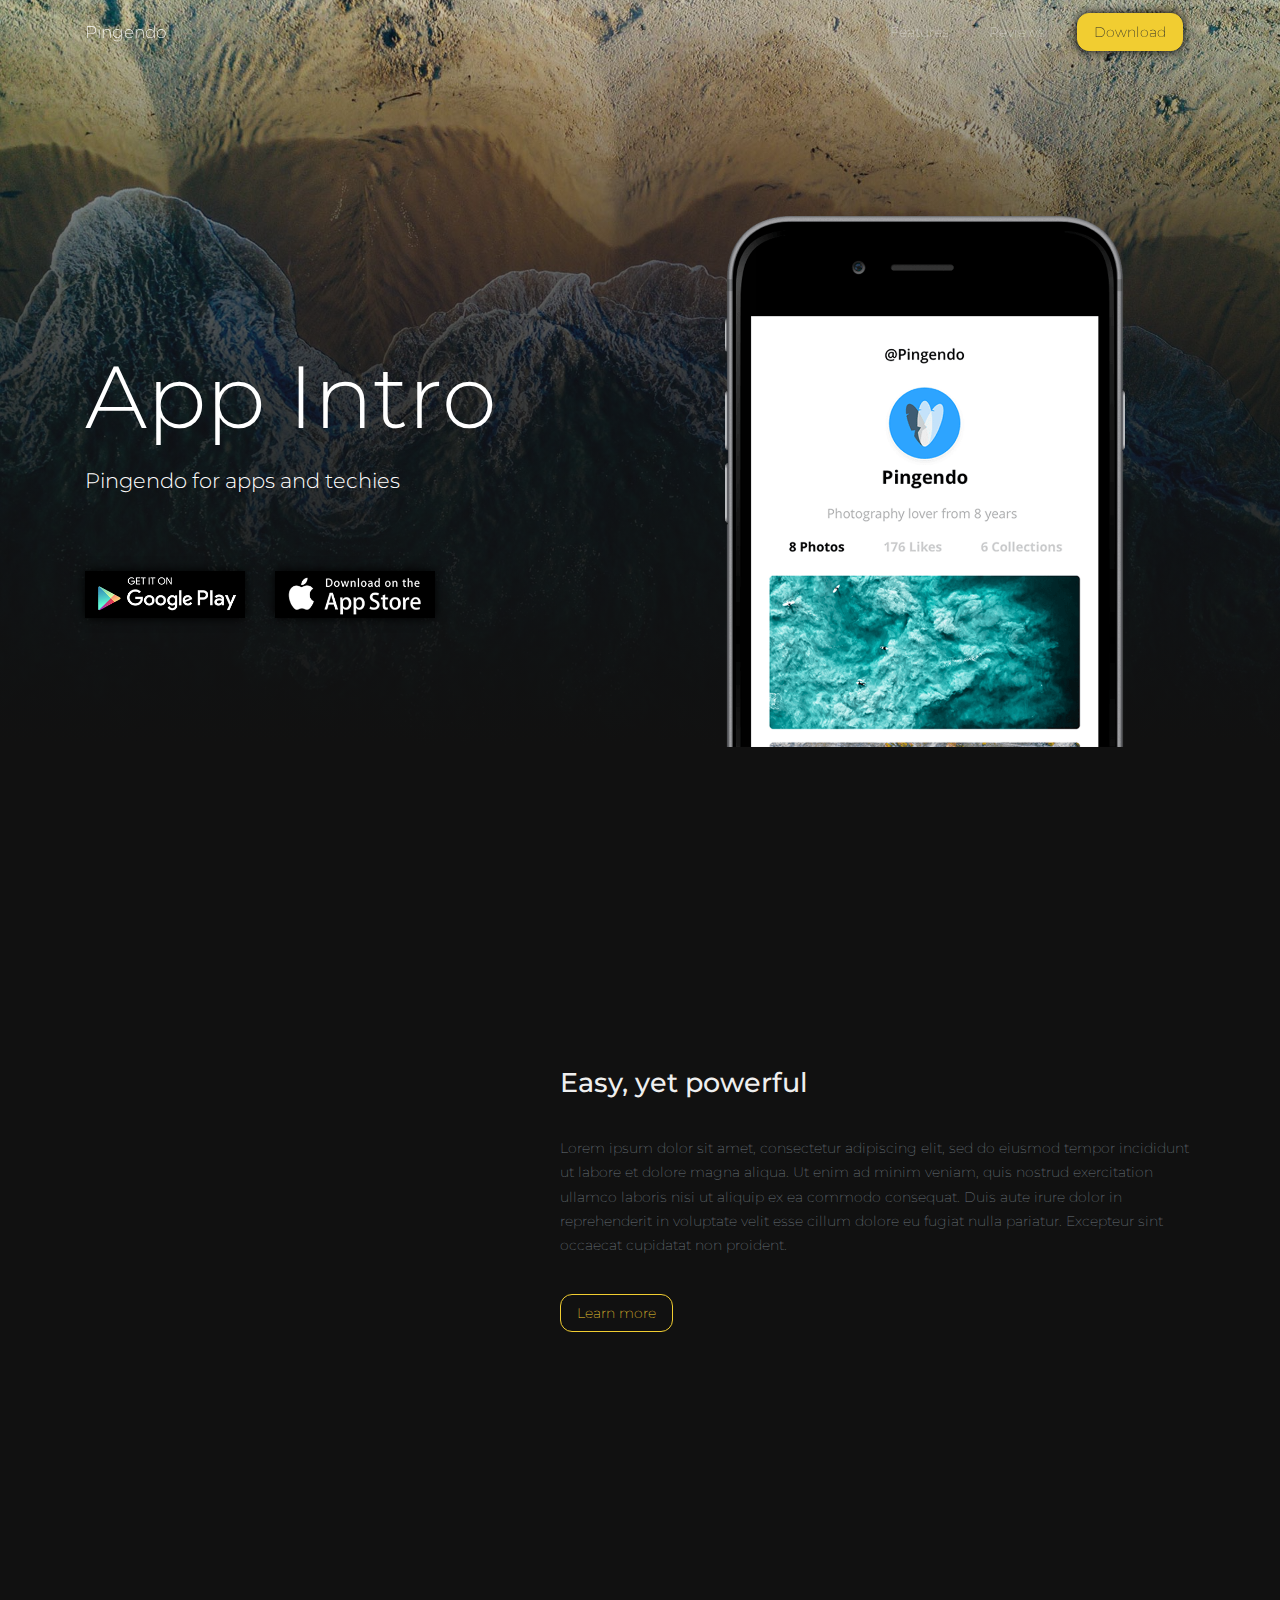
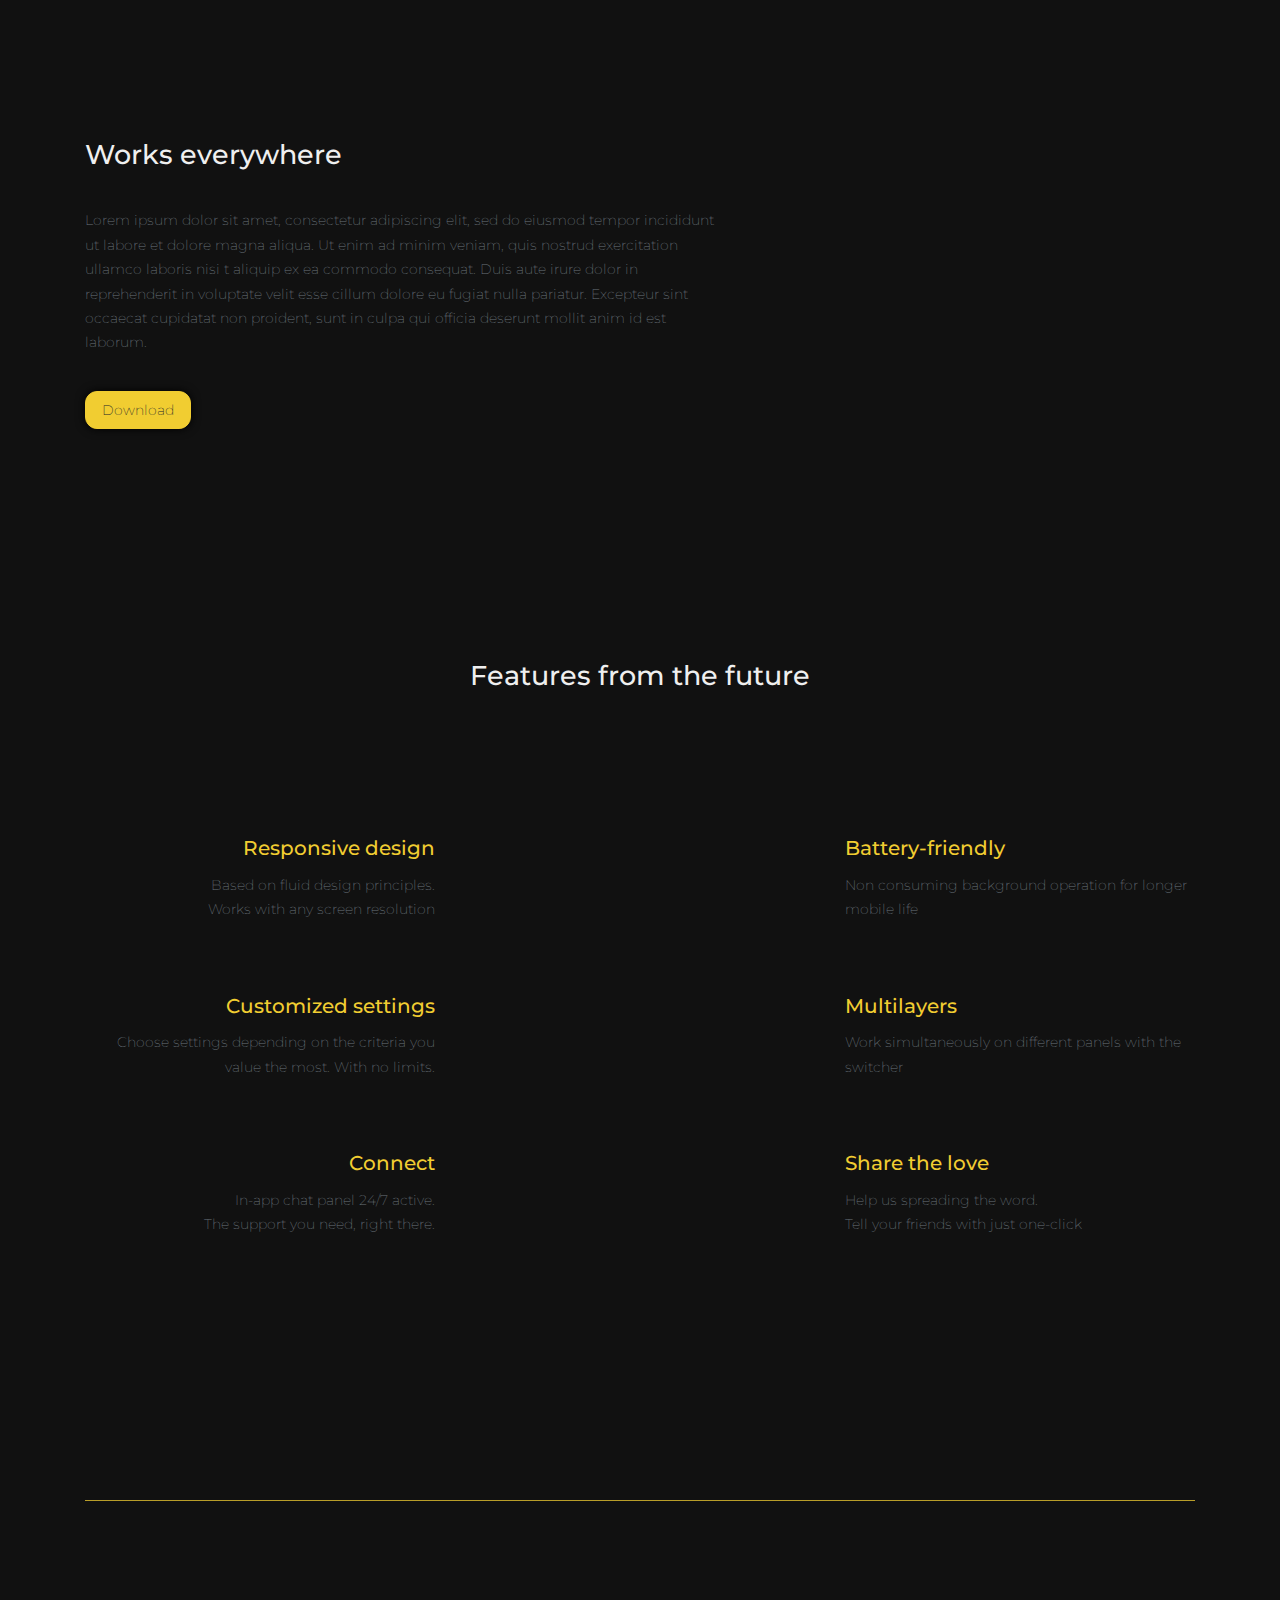
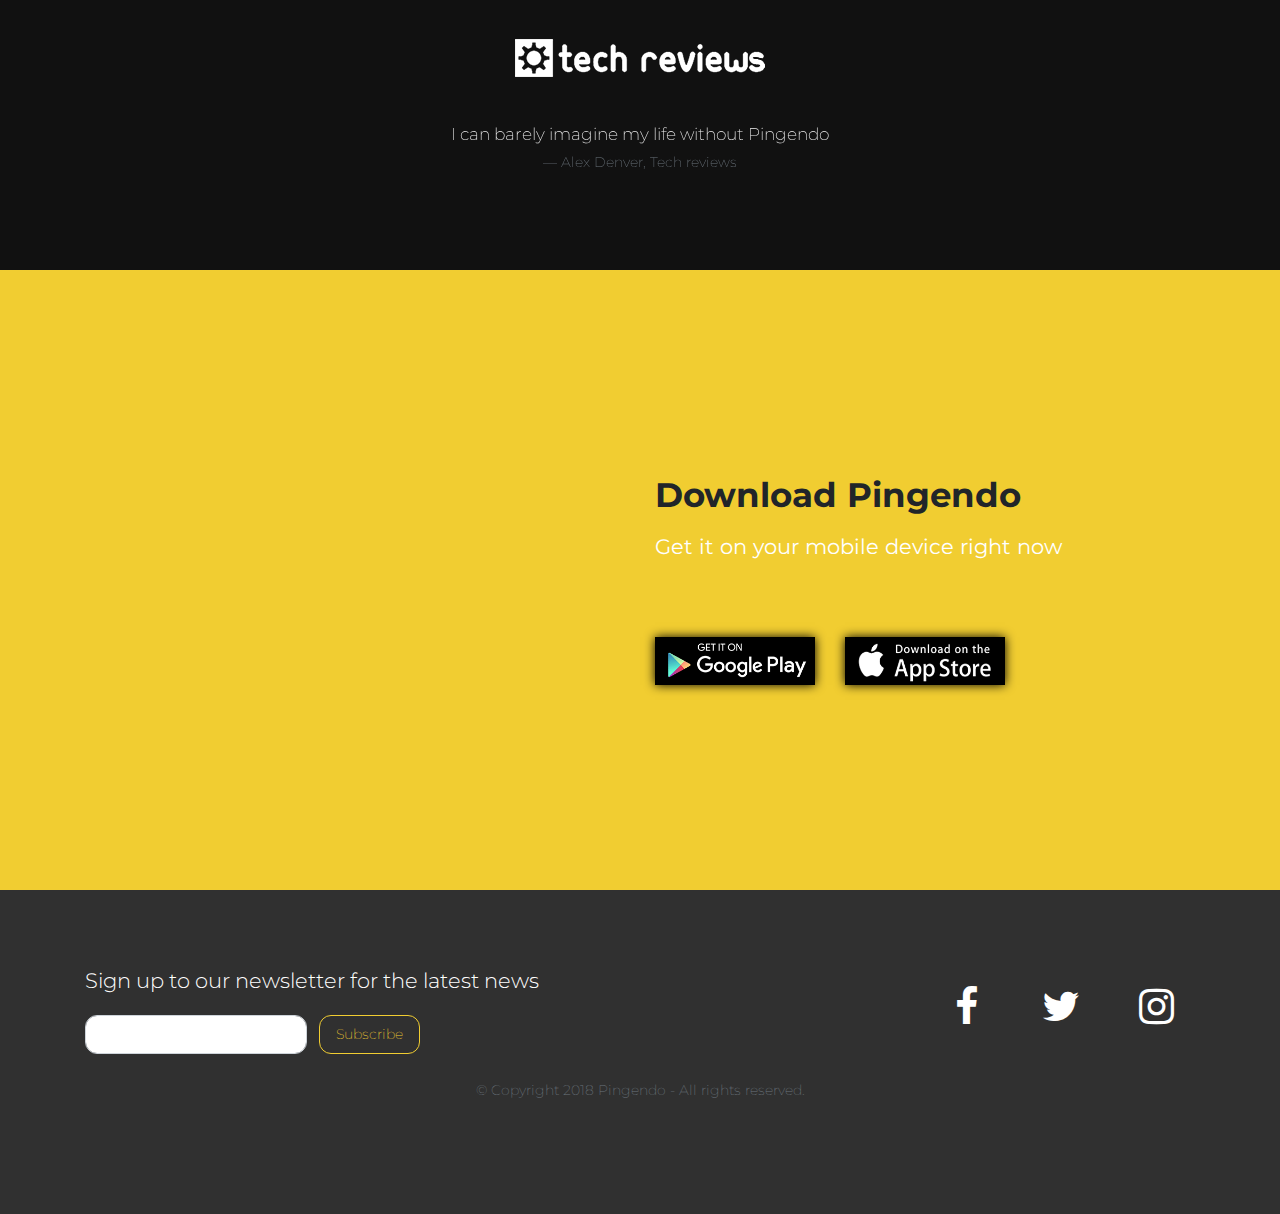
<file: app.html>
<!DOCTYPE html>
<html>

<head>
  <meta charset="utf-8">
  <meta name="viewport" content="width=device-width, initial-scale=1">
  <!-- PAGE settings -->
  <link rel="icon" href="https://templates.pingendo.com/assets/Pingendo_favicon.ico">
  <title>App Neon - Pingendo template</title>
  <meta name="description" content="Free Bootstrap 4 Pingendo Neon template made for app and softwares.">
  <meta name="keywords" content="Pingendo app neon free template bootstrap 4">
  <!-- CSS dependencies -->
  <link rel="stylesheet" href="https://cdnjs.cloudflare.com/ajax/libs/font-awesome/4.7.0/css/font-awesome.min.css" type="text/css">
  <link rel="stylesheet" href="neon.css">
  <!-- Script: Make my navbar transparent when the document is scrolled to top -->
  <script src="js/navbar-ontop.js"></script>
  <!-- Script: Animated entrance -->
  <script src="js/animate-in.js"></script>
</head>

<body>
  <!-- Navbar -->
  <nav class="navbar navbar-expand-md navbar-dark fixed-top bg-dark">
    <div class="container">
      <a class="navbar-brand" href="#">Pingendo</a>
      <button class="navbar-toggler navbar-toggler-right" type="button" data-toggle="collapse" data-target="#navbar2SupportedContent" aria-controls="navbar2SupportedContent" aria-expanded="false" aria-label="Toggle navigation"> <span class="navbar-toggler-icon"></span> </button>
      <div class="collapse navbar-collapse text-center justify-content-end" id="navbar2SupportedContent">
        <ul class="navbar-nav">
          <li class="nav-item mx-2">
            <a class="nav-link" href="#features">Features</a>
          </li>
          <li class="nav-item mx-2">
            <a class="nav-link" href="#reviews">Reviews</a>
          </li>
        </ul>
        <a class="btn navbar-btn mx-2 btn-primary shadowed" href="#download">Download</a>
      </div>
    </div>
  </nav>
  <!-- Cover -->
  <div class="section-fade-out pt-5" style="background-image: url(&quot;assets/app/cover.jpg&quot;); background-position: bottom;">
    <div class="container mt-5 pt-5">
      <div class="row">
        <div class="col-md-6 my-5 text-lg-left text-center align-self-center">
          <h1 class="display-2">App Intro</h1>
          <p class="lead">Pingendo for apps and techies</p>
          <div class="row mt-5">
            <div class="col-6 col-lg-4">
              <a href="#">
                <img class="center-block img-fluid d-block shadowed" src="assets/app/download_android.png"> </a>
            </div>
            <div class="col-6 col-lg-4">
              <a href="#">
                <img class="center-block img-fluid d-block shadowed" src="assets/app/download_ios.png"> </a>
            </div>
          </div>
        </div>
        <div class="col-lg-6">
          <img class="img-fluid d-block mx-auto" src="assets/app/iphone_cover_dark.png" width="400"> </div>
      </div>
    </div>
  </div>
  <!-- Article style section -->
  <div class="py-5">
    <div class="container">
      <div class="row py-5">
        <div class="col-md-5 order-2 order-md-1 animate-in-left">
          <img class="img-fluid d-block my-3 mx-auto" src="assets/app/iphone_side_dark.png" width="200"> </div>
        <div class="col-md-7 align-self-center order-1 order-md-2 my-3 text-md-left text-center">
          <h2>Easy, yet powerful</h2>
          <p class="my-4 text-muted">Lorem ipsum dolor sit amet, consectetur adipiscing elit, sed do eiusmod tempor incididunt ut labore et dolore magna aliqua. Ut enim ad minim veniam, quis nostrud exercitation ullamco laboris nisi ut aliquip ex ea commodo consequat. Duis aute irure dolor in reprehenderit in voluptate velit esse cillum dolore eu fugiat nulla pariatur. Excepteur sint occaecat cupidatat non proident.</p>
          <a class="btn btn-outline-primary" href="#features">Learn more</a>
        </div>
      </div>
      <div class="row pt-5">
        <div class="align-self-center col-lg-7 text-md-left text-center">
          <h2>Works everywhere</h2>
          <p class="my-4 text-muted">Lorem ipsum dolor sit amet, consectetur adipiscing elit, sed do eiusmod tempor incididunt ut labore et dolore magna aliqua. Ut enim ad minim veniam, quis nostrud exercitation ullamco laboris nisi t aliquip ex ea commodo consequat. Duis aute irure dolor in reprehenderit in voluptate velit esse cillum dolore eu fugiat nulla pariatur. Excepteur sint occaecat cupidatat non proident, sunt in culpa qui officia deserunt mollit anim id est laborum.</p>
          <a class="btn btn-primary shadowed" href="#download">Download</a>
        </div>
        <div class="align-self-center mt-5 col-lg-5 animate-in-right">
          <img class="img-fluid d-block" src="assets/app/iphone_ipad_dark.png"> </div>
      </div>
    </div>
  </div>
  <!-- Features -->
  <div class="py-5" id="features">
    <div class="container">
      <div class="row">
        <div class="col-12 text-center">
          <h2 class="pb-4">Features from the future</h2>
        </div>
      </div>
      <div class="row">
        <div class="align-self-center text-md-right text-center col-lg-4 col-md-6">
          <h4 class="text-primary">Responsive design</h4>
          <p class="mb-5 text-muted">Based on fluid design principles. <br>Works with any screen resolution</p>
          <h4 class="text-primary">Customized settings</h4>
          <p class="mb-5 text-muted">Choose settings depending on the criteria you value the most. With no limits.</p>
          <h4 class="text-primary">Connect</h4>
          <p class="mb-5 text-muted">In-app chat panel 24/7 active. <br>The support you need, right there.</p>
        </div>
        <div class="my-3 col-md-4 d-none d-lg-block animate-in-down">
          <img class="img-fluid d-block mx-auto" src="assets/app/iphone_features_dark.png" width="300"> </div>
        <div class="align-self-center text-md-left text-center col-lg-4 col-md-6">
          <h4 class="text-primary">Battery-friendly</h4>
          <p class="mb-5 text-muted">Non consuming background operation for longer mobile life</p>
          <h4 class="text-primary">Multilayers</h4>
          <p class="mb-5 text-muted">Work simultaneously on different panels with the switcher</p>
          <h4 class="text-primary">Share the love</h4>
          <p class="mb-5 text-muted">Help us spreading the word. <br>Tell your friends with just one-click</p>
        </div>
      </div>
    </div>
  </div>
  <!-- Features -->
  <!-- Carousel reviews -->
  <div class="pb-5 section text-center" id="reviews">
    <div class="container">
      <hr>
      <div class="row pt-5">
        <div class="col-12">
          <div id="carousel" class="carousel slide" data-ride="carousel" data-interval="5000">
            <div class="carousel-inner" role="listbox">
              <div class="carousel-item active">
                <img src="assets/app/reviews_logo_1_dark.png" class="img-block mx-auto my-3 d-block" width="250" data-holder-rendered="true">
                <div class="blockquote ">
                  <p class="m-0">I can barely imagine my life without Pingendo</p>
                  <div class="blockquote-footer">Alex Denver, Tech reviews</div>
                </div>
              </div>
              <div class="carousel-item">
                <img src="assets/app/reviews_logo_2_dark.png" class="img-fluid my-3 mx-auto d-block" data-holder-rendered="true">
                <div class="blockquote ">
                  <p class="m-0">Pingendo sets a new standard for apps.</p>
                  <div class="blockquote-footer">Sarah Krichko, APPetizer</div>
                </div>
              </div>
              <div class="carousel-item">
                <img src="assets/app/reviews_logo_3_dark.png" class="img-fluid my-3 mx-auto d-block" data-holder-rendered="true">
                <div class="blockquote ">
                  <p class="m-0">Amazing, unique, essential and priceless</p>
                  <div class="blockquote-footer">Monica Lay, News apps</div>
                </div>
              </div>
            </div>
          </div>
        </div>
      </div>
    </div>
  </div>
  <!-- Call to action -->
  <div class="py-5 bg-primary" id="download">
    <div class="container">
      <div class="row">
        <div class="col-md-6 animate-in-left">
          <img class="img-fluid d-block my-4 animate-slide-in" src="assets/app/iphone_isometric_dark.png"> </div>
        <div class="col-md-6 align-self-center text-center text-md-left">
          <h1><b>Download Pingendo</b></h1>
          <p class="lead text-dark"><b class="text-white">Get it on your mobile device right now</b></p>
          <div class="row mt-5">
            <div class="col-6 col-lg-4">
              <a href="#">
                <img class="center-block img-fluid d-block shadowed" src="assets/app/download_android.png"> </a>
            </div>
            <div class="col-6 col-lg-4">
              <a href="#">
                <img class="center-block img-fluid d-block shadowed" src="assets/app/download_ios.png"> </a>
            </div>
          </div>
        </div>
      </div>
    </div>
  </div>
  <!-- Footer -->
  <div class="py-5 bg-dark">
    <div class="container">
      <div class="row">
        <div class="col-md-9">
          <p class="lead">Sign up to our newsletter for the latest news</p>
          <form class="form-inline">
            <div class="form-group">
              <input type="email" class="form-control" placeholder="Your e-mail here"> </div>
            <button type="submit" class="btn ml-2 btn-outline-primary">Subscribe</button>
          </form>
        </div>
        <div class="col-4 col-md-1 align-self-center my-3">
          <a href="https://www.facebook.com" target="blank"><i class="fa fa-fw fa-facebook fa-3x text-white"></i></a>
        </div>
        <div class="col-4 col-md-1 align-self-center my-3">
          <a href="https://twitter.com" target="blank"><i class="fa fa-fw fa-twitter fa-3x text-white"></i></a>
        </div>
        <div class="col-4 col-md-1 align-self-center my-3">
          <a href="https://www.instagram.com" target="blank"><i class="fa fa-fw fa-instagram fa-3x text-white"></i></a>
        </div>
      </div>
      <div class="row">
        <div class="col-12 my-3 text-center">
          <p class="text-muted">© Copyright 2018 Pingendo - All rights reserved.</p>
        </div>
      </div>
    </div>
  </div>
  <!-- JavaScript dependencies -->
  <script src="https://code.jquery.com/jquery-3.3.1.min.js"></script>
  <script src="https://cdnjs.cloudflare.com/ajax/libs/popper.js/1.14.3/umd/popper.min.js" integrity="sha384-ZMP7rVo3mIykV+2+9J3UJ46jBk0WLaUAdn689aCwoqbBJiSnjAK/l8WvCWPIPm49" crossorigin="anonymous"></script>
  <script src="https://stackpath.bootstrapcdn.com/bootstrap/4.1.3/js/bootstrap.min.js" integrity="sha384-ChfqqxuZUCnJSK3+MXmPNIyE6ZbWh2IMqE241rYiqJxyMiZ6OW/JmZQ5stwEULTy" crossorigin="anonymous"></script>
  <!-- Script: Smooth scrolling between anchors in the same page -->
  <script src="js/smooth-scroll.js"></script>
</body>

</html>
</file>
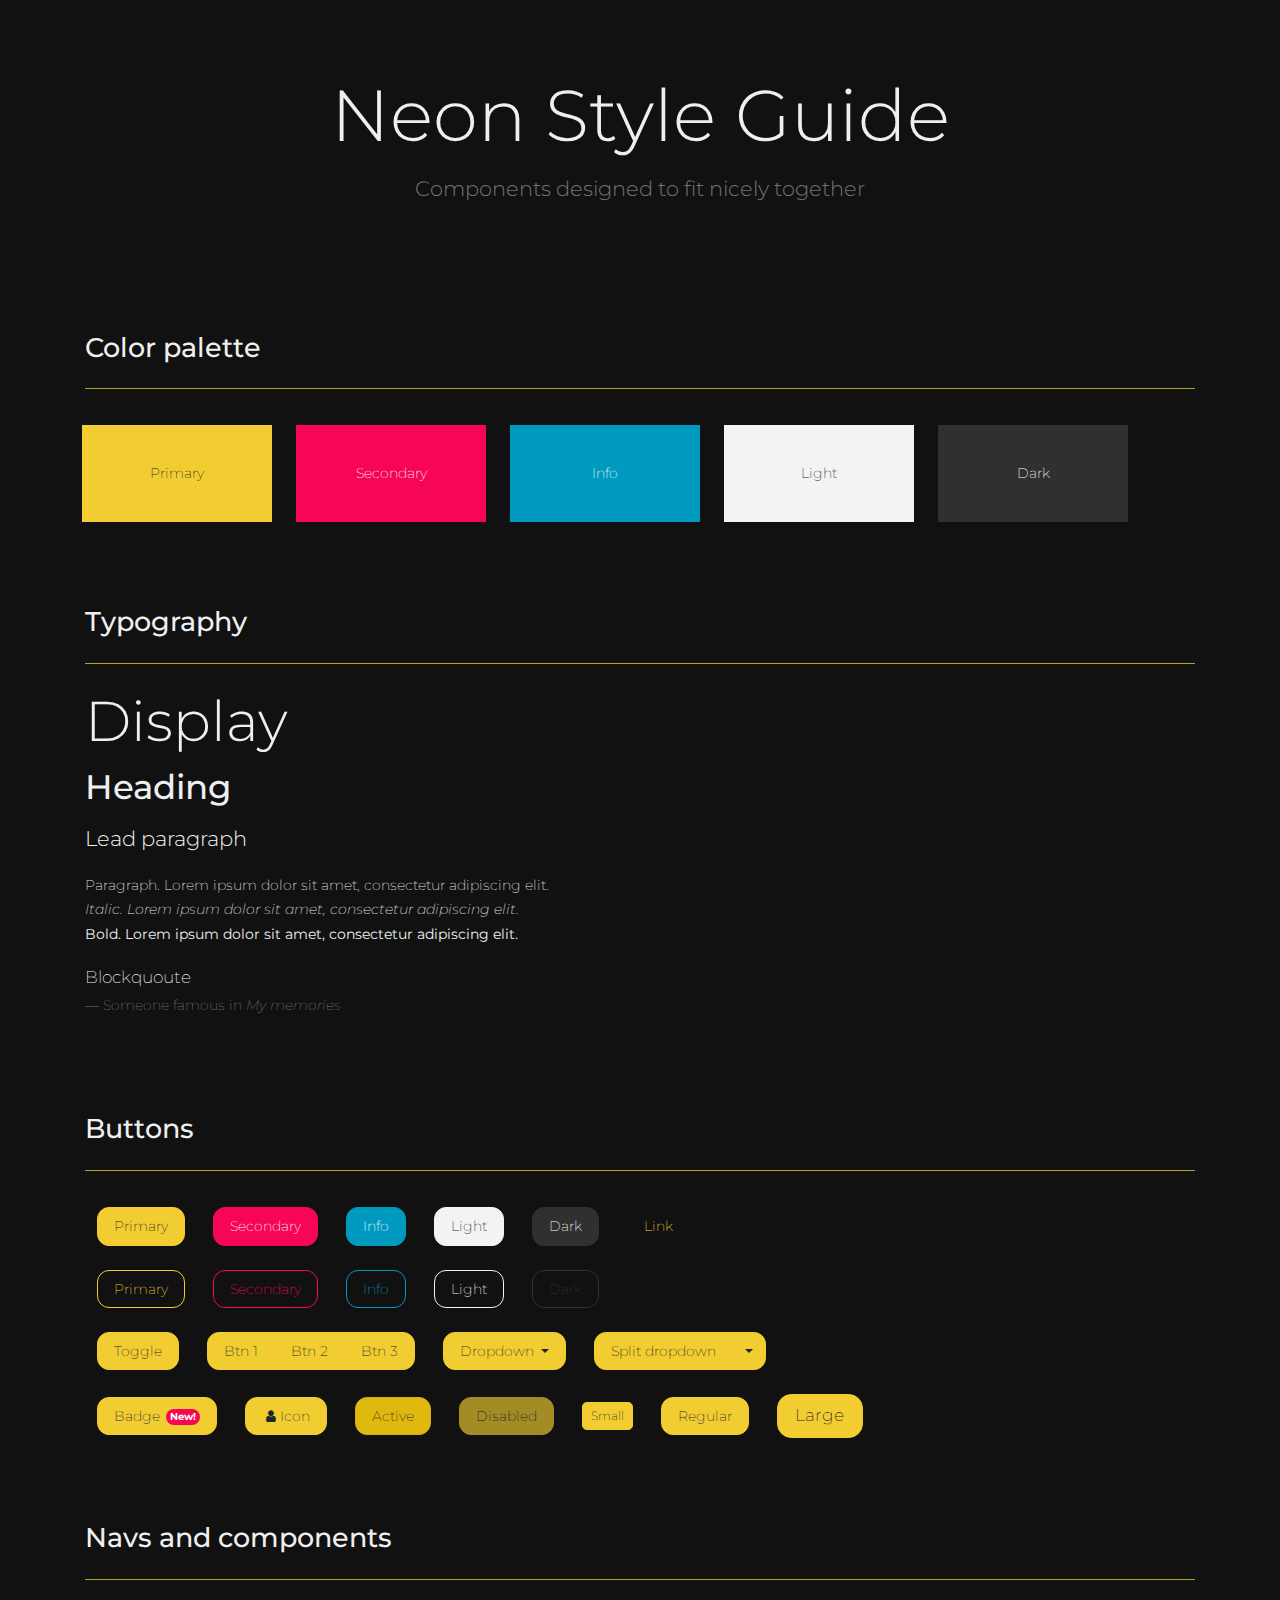
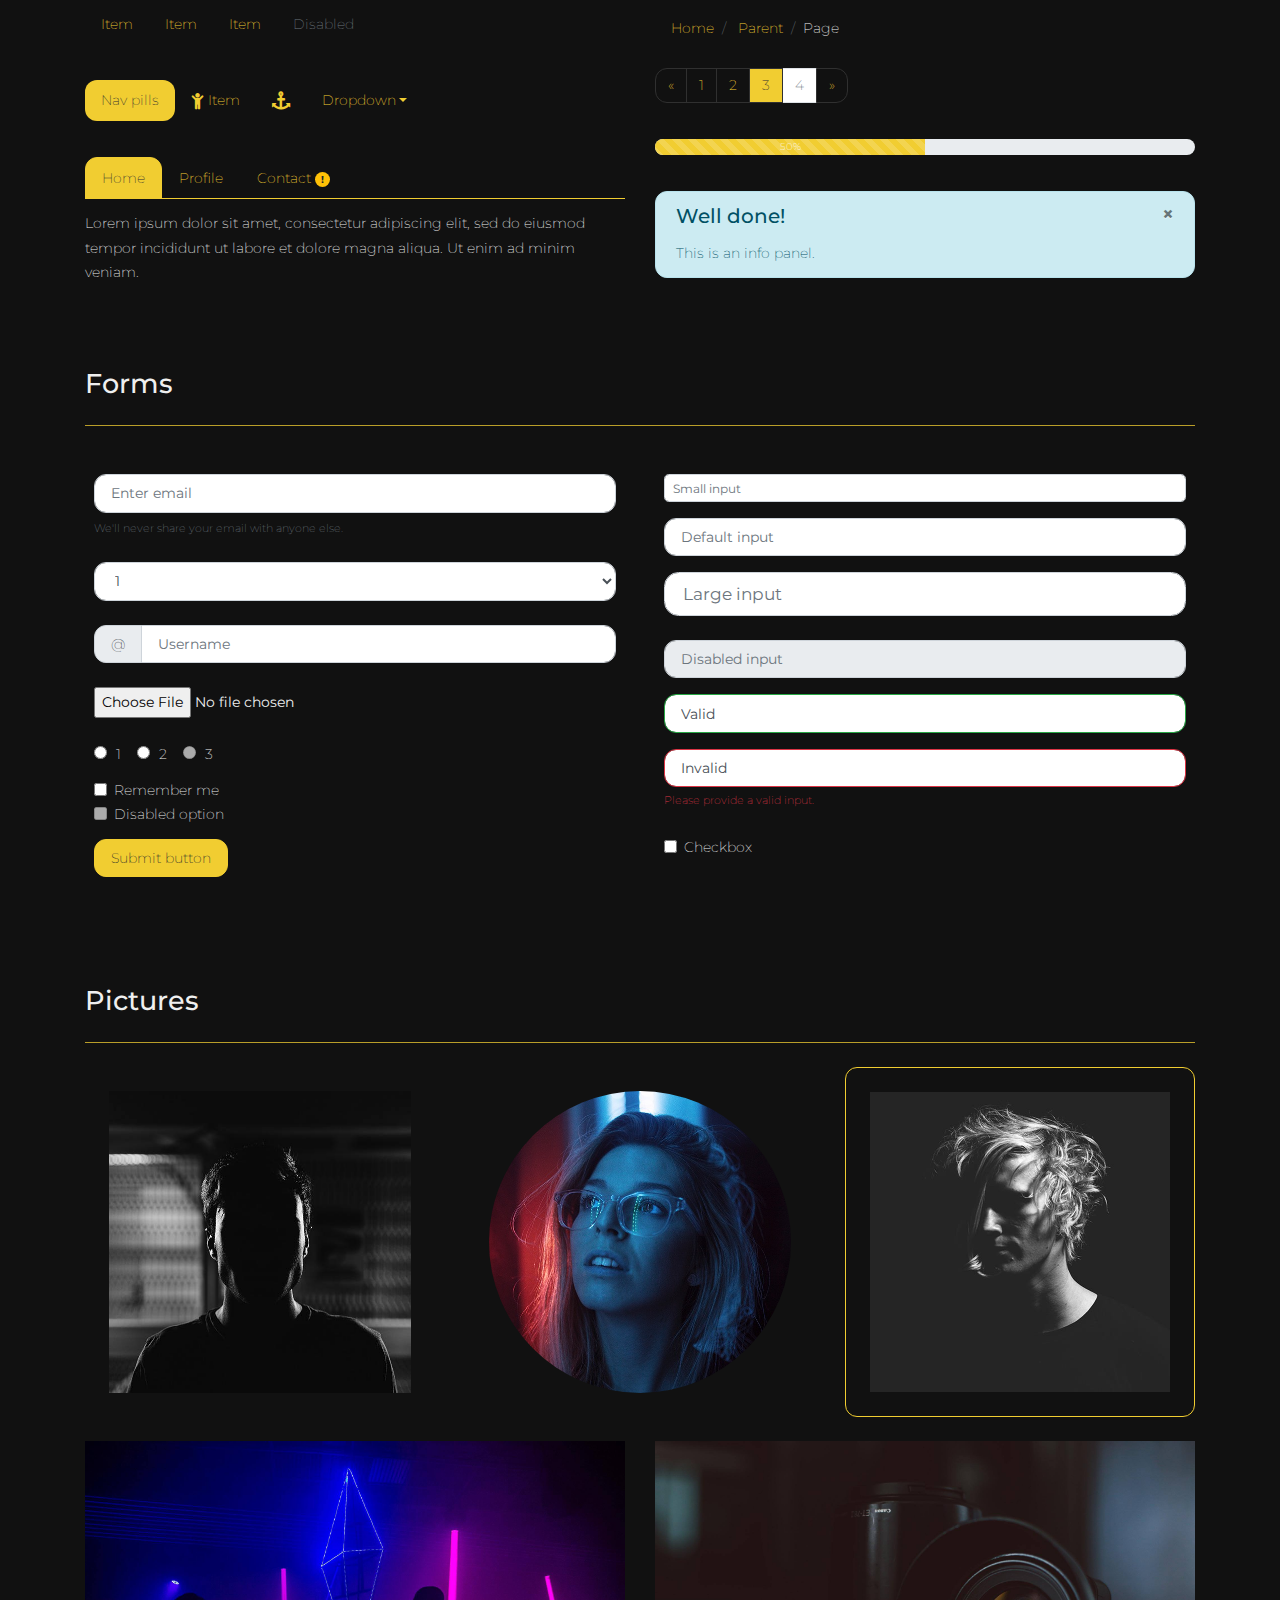
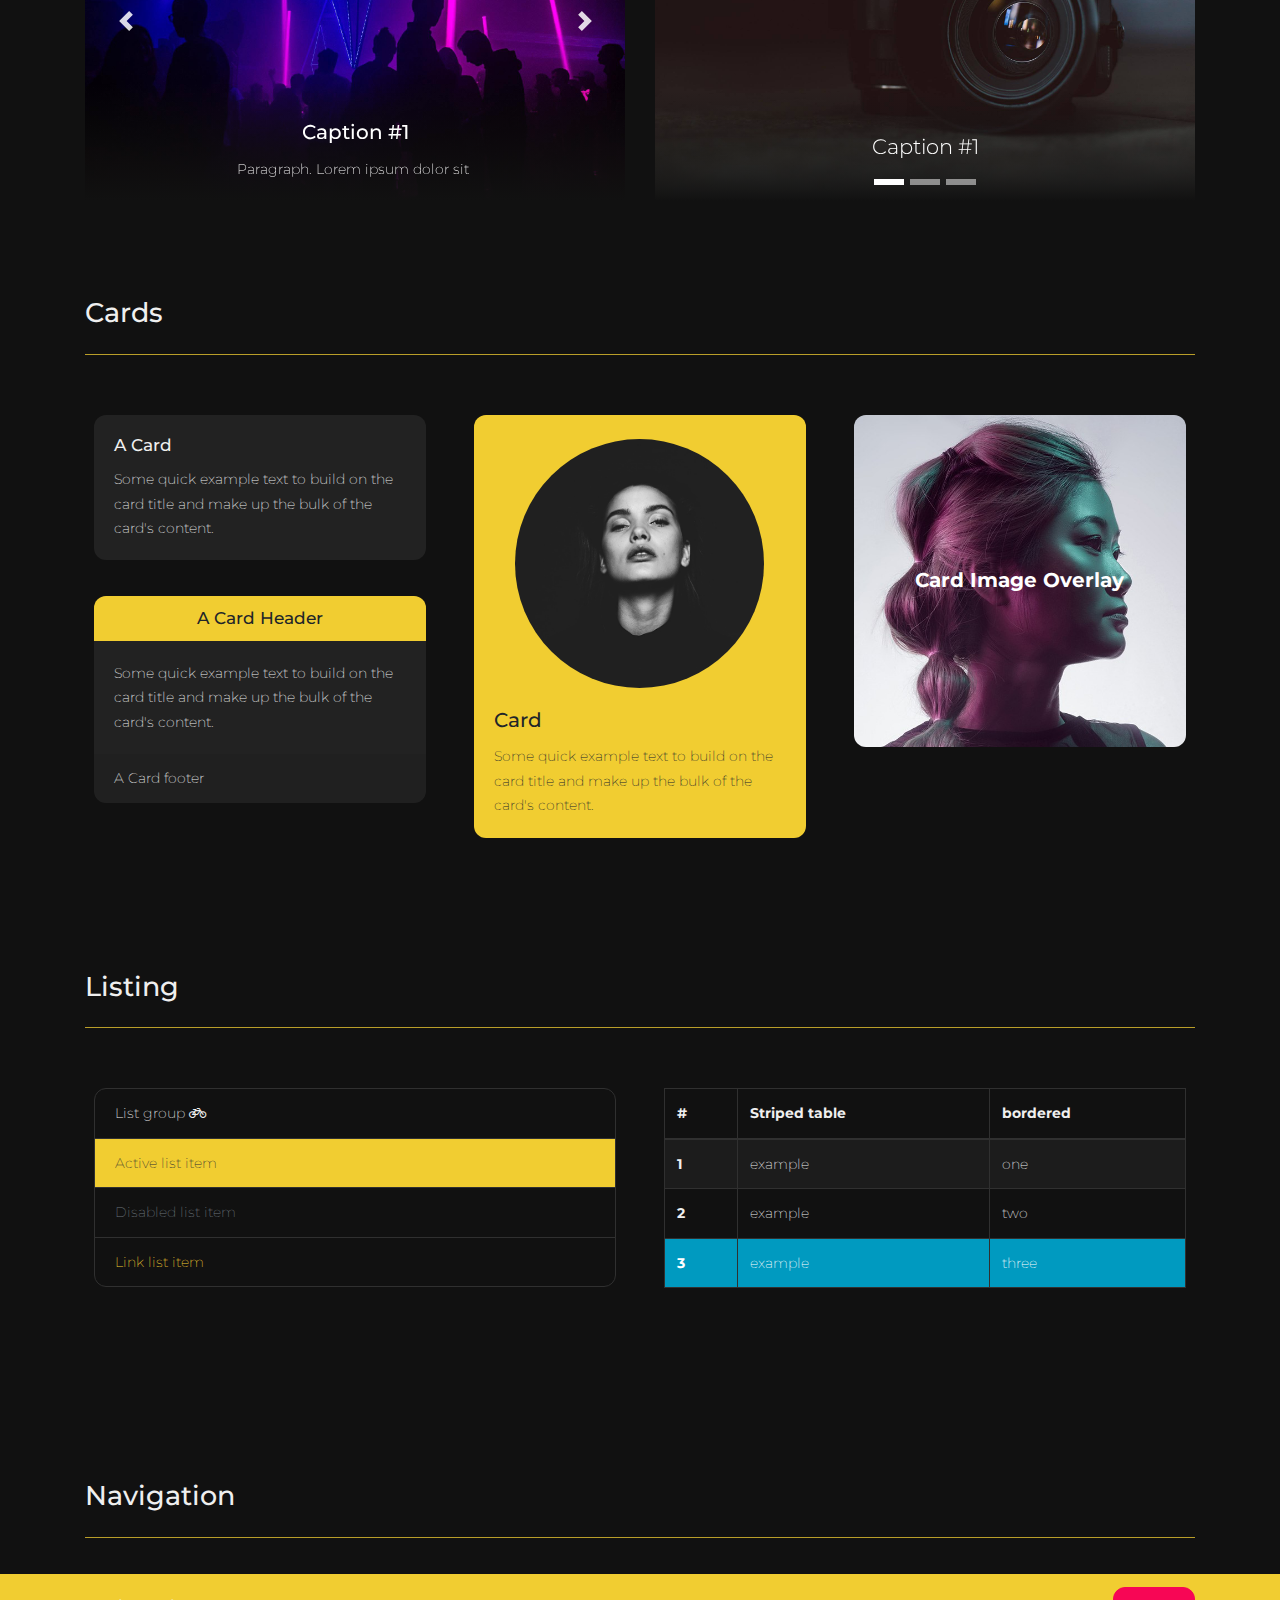
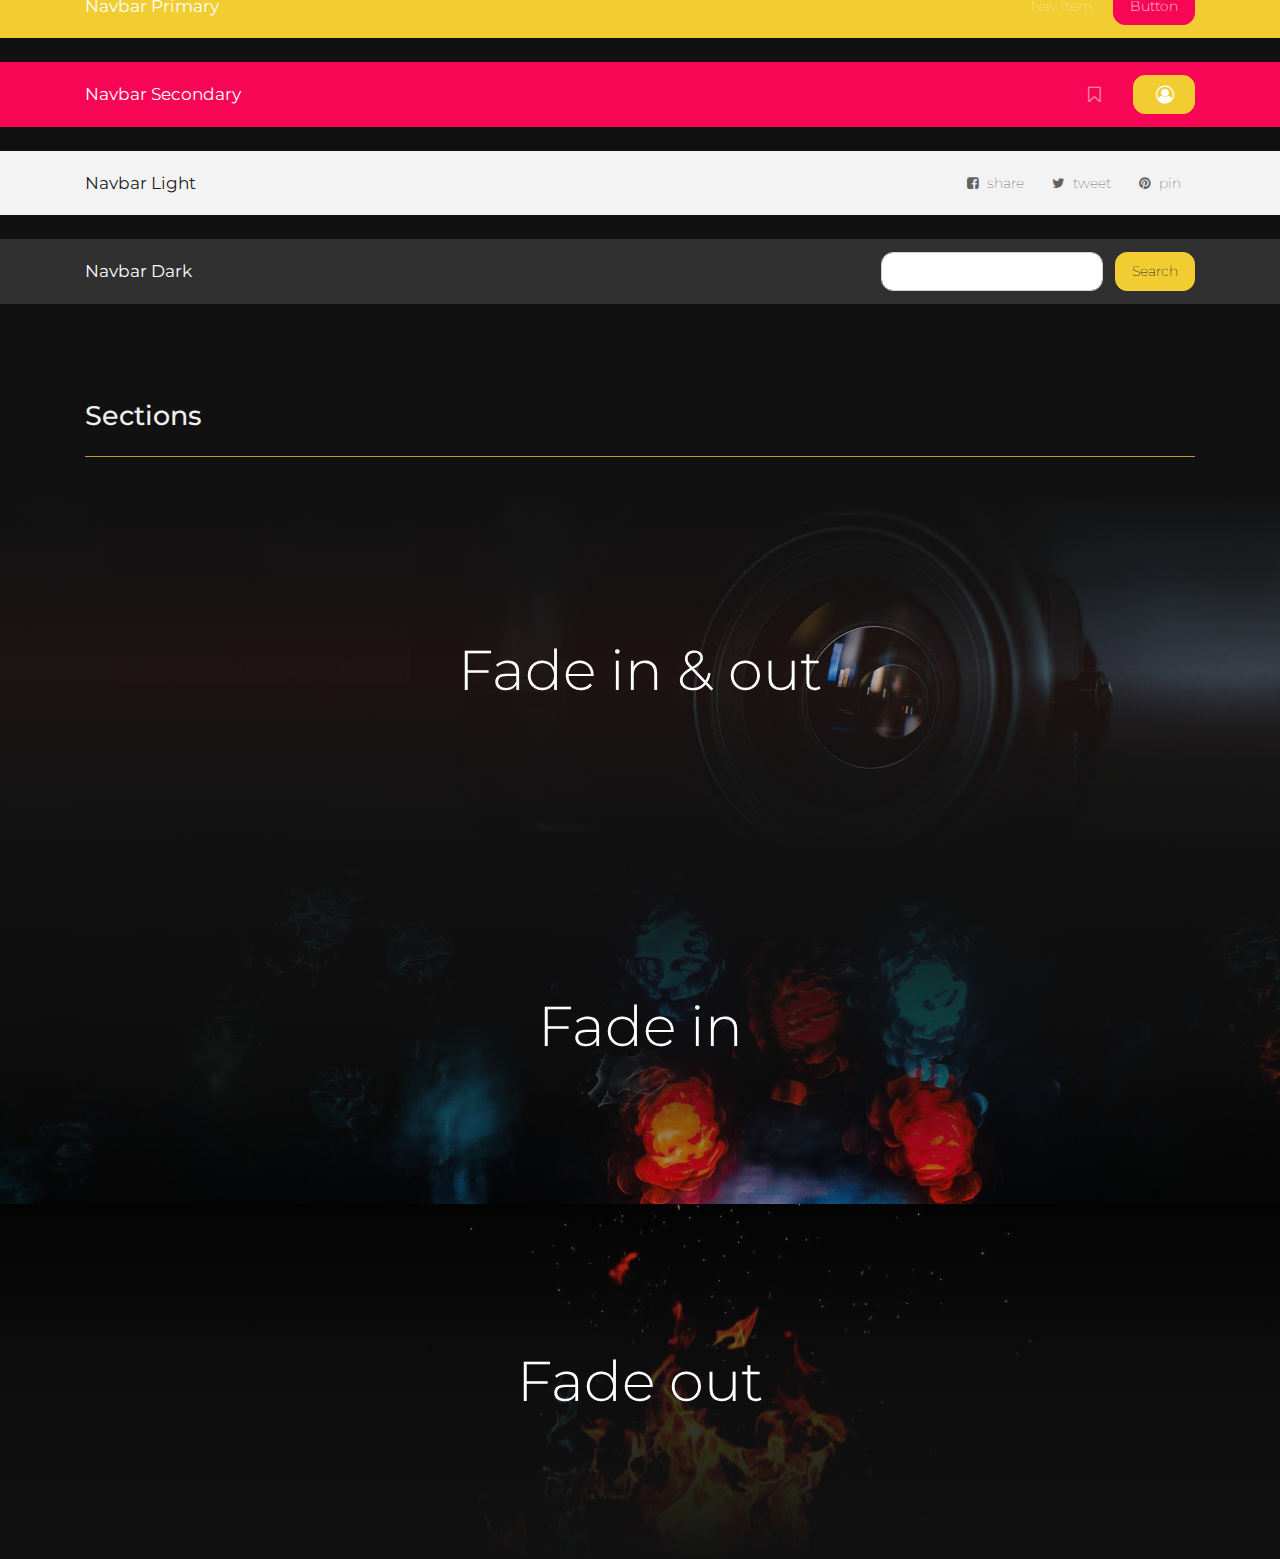
<file: styleguide.html>
<!DOCTYPE html>
<html>

<head>
  <meta charset="utf-8">
  <meta name="viewport" content="width=device-width, initial-scale=1">
  <!-- PAGE settings -->
  <link rel="icon" href="https://templates.pingendo.com/assets/Pingendo_favicon.ico">
  <title>Styleguide</title>
  <meta name="author" content="Pingendo">
  <!-- CSS dependencies -->
  <link rel="stylesheet" href="https://cdnjs.cloudflare.com/ajax/libs/font-awesome/4.7.0/css/font-awesome.min.css" type="text/css">
  <link rel="stylesheet" href="neon.css" type="text/css"> </head>

<body>
  <div class="py-5 text-center">
    <div class="container">
      <div class="row">
        <div class="col-12">
          <h1 class="display-3 text-capitalize">neon style guide</h1>
          <p class="lead text-muted">Components designed to fit nicely together </p>
        </div>
      </div>
    </div>
  </div>
  <div class="py-4">
    <div class="container">
      <div class="row">
        <div class="col-12">
          <h2>Color palette</h2>
          <hr>
          <div class="row text-center">
            <div class="col-md-2 bg-primary m-2">
              <p class="m-0 p-4">Primary</p>
            </div>
            <div class="col-md-2 bg-secondary m-2">
              <p class="m-0 p-4">Secondary</p>
            </div>
            <div class="col-md-2 bg-info m-2">
              <p class="m-0 p-4">Info</p>
            </div>
            <div class="col-md-2 bg-light m-2">
              <p class="m-0 p-4">Light</p>
            </div>
            <div class="col-md-2 bg-dark m-2">
              <p class="m-0 p-4">Dark</p>
            </div>
          </div>
        </div>
      </div>
    </div>
  </div>
  <div class="py-4">
    <div class="container">
      <div class="row">
        <div class="col-12">
          <h2>Typography</h2>
          <hr>
          <h1 class="display-4"> Display </h1>
          <h1>Heading</h1>
          <p class="lead">Lead paragraph </p>
          <p>Paragraph. Lorem ipsum dolor sit amet, consectetur adipiscing elit. <br><i>Italic. Lorem ipsum dolor sit amet, consectetur adipiscing elit.</i> <br><b>Bold. Lorem ipsum dolor sit amet, consectetur adipiscing elit.</b></p>
          <div class="blockquote">
            <p class="mb-0">Blockquoute</p>
            <div class="blockquote-footer">Someone famous in <cite>My memories</cite></div>
          </div>
        </div>
      </div>
    </div>
  </div>
  <div class="py-4">
    <div class="container">
      <div class="row">
        <div class="col-12">
          <h2>Buttons</h2>
          <hr> </div>
      </div>
      <div class="row">
        <div class="col-12"> <a class="btn btn-primary m-2" href="#">Primary</a> <a class="btn btn-secondary m-2" href="#">Secondary</a> <a class="btn btn-info m-2" href="#">Info</a> <a class="btn btn-light m-2" href="#">Light</a> <a class="btn btn-dark m-2" href="#">Dark</a>          <a class="btn btn-link m-2" href="#">Link</a> </div>
      </div>
      <div class="row">
        <div class="col-12"> <a class="btn btn-outline-primary m-2" href="#">Primary</a> <a class="btn btn-outline-secondary m-2" href="#">Secondary</a> <a class="btn btn-outline-info m-2" href="#">Info</a> <a class="btn btn-outline-light m-2" href="#">Light</a> <a class="btn btn-outline-dark m-2"
            href="#">Dark</a> </div>
      </div>
      <div class="row">
        <div class="col-12"> <a class="btn btn-primary m-2" href="" aria-pressed="false" autocomplete="off" data-toggle="button">Toggle</a>
          <div class="btn-group m-2"> <a href="#" class="btn btn-primary">Btn 1</a> <a href="#" class="btn btn-primary">Btn 2</a> <a href="#" class="btn btn-primary">Btn 3</a> </div>
          <div class="btn-group m-2"> <button class="btn btn-primary dropdown-toggle" data-toggle="dropdown">Dropdown </button>
            <div class="dropdown-menu">
              <h6 class="dropdown-header">Dropdown header</h6> <a class="dropdown-item" href="#">Option 1</a> <a class="dropdown-item" href="#">Option 2</a> <a class="dropdown-item disabled" href="#">Disabled option</a>
              <div class="dropdown-divider"></div> <a class="dropdown-item" href="#">Separated link</a> </div>
          </div>
          <div class="btn-group m-2"> <button type="button" class="btn btn-primary" href="#">Split dropdown</button> <button type="button" class="btn dropdown-toggle dropdown-toggle-split btn-primary" data-toggle="dropdown" aria-expanded="false" aria-haspopup="true"></button>
            <div
              class="dropdown-menu"> <a class="dropdown-item" href="#">Action</a> <a class="dropdown-item" href="#">Another action</a> <a class="dropdown-item" href="#">Something else here</a>
              <div class="dropdown-divider"></div> <a class="dropdown-item" href="#">Separated link</a> </div>
        </div>
      </div>
    </div>
    <div class="row">
      <div class="col-12"> <a class="btn btn-primary m-2" href="">Badge<span class="badge badge-secondary ml-1">New!</span></a> <a class="btn btn-primary m-2" href="#"><i class="fa fa-user fa-fw"></i>Icon</a> <a class="btn active btn-primary m-2" href="">Active</a> <a class="btn disabled btn-primary m-2"
          href="">Disabled</a> <a class="btn btn-sm btn-primary m-2" href="">Small</a> <a class="btn btn-primary m-2" href="">Regular</a> <a class="btn btn-lg btn-primary m-2" href="">Large</a> </div>
    </div>
  </div>
  </div>
  <div class="py-4">
    <div class="container">
      <div class="row">
        <div class="col-12">
          <h2>Navs and components</h2>
          <hr> </div>
      </div>
      <div class="row">
        <div class="col-md-6">
          <ul class="nav">
            <li class="nav-item"> <a class="nav-link" href="#">Item</a> </li>
            <li class="nav-item"> <a class="nav-link" href="#">Item</a> </li>
            <li class="nav-item"> <a href="#" class="nav-link">Item</a> </li>
            <li class="nav-item"> <a class="nav-link disabled" href="#">Disabled</a> </li>
          </ul>
          <ul class="nav nav-pills my-4">
            <li class="nav-item"> <a href="#" class="nav-link active">Nav pills</a> </li>
            <li class="nav-item"> <a class="nav-link" href="#"><i class="fa fa-lg fa-child"></i> Item</a> </li>
            <li class="nav-item"> <a class="nav-link" href="#"><i class="fa fa-lg fa-anchor mt-1"></i></a> </li>
            <li class="nav-item dropdown"> <a class="nav-link dropdown-toggle" data-toggle="dropdown" href="#" role="button" aria-haspopup="true" aria-expanded="false">Dropdown</a>
              <div class="dropdown-menu"> <a class="dropdown-item" href="#">Option 1</a> <a class="dropdown-item" href="#">Option 2</a>
                <div class="dropdown-divider"></div> <a class="dropdown-item" href="#">Separated link</a> </div>
            </li>
          </ul>
          <ul class="nav nav-tabs">
            <li class="nav-item"> <a href="#home" class="nav-link active" aria-controls="home" aria-selected="true" data-toggle="tab" id="home-tab" role="tab">Home</a> </li>
            <li class="nav-item"> <a class="nav-link" href="#profile" aria-controls="profile" aria-selected="false" data-toggle="tab" id="profile-tab" role="tab">Profile</a> </li>
            <li class="nav-item"> <a href="#contact" class="nav-link" aria-controls="contact" aria-selected="false" data-toggle="tab" id="contact-tab" role="tab">Contact <span class="badge badge-pill badge-warning">!</span></a> </li>
          </ul>
          <div class="tab-content my-2" id="myTabContent">
            <div class="tab-pane fade show active" id="home" role="tabpanel" aria-labelledby="home-tab">Lorem ipsum dolor sit amet, consectetur adipiscing elit, sed do eiusmod tempor incididunt ut labore et dolore magna aliqua. Ut enim ad minim veniam.</div>
            <div class="tab-pane fade" id="profile" role="tabpanel" aria-labelledby="profile-tab">Quis nostrud exercitation ullamco laboris nisi ut aliquip ex ea commodo consequat. Duis aute irure dolor in reprehenderit in voluptate velit esse cillum dolore eu fugiat nulla pariatur.</div>
            <div class="tab-pane fade" id="contact" role="tabpanel"
              aria-labelledby="contact-tab">Excepteur sint occaecat cupidatat non proident, sunt in culpa qui officia deserunt mollit anim id est laborum. Consectetur adipiscing elit, sed do eiusmod tempor incididunt. </div>
          </div>
        </div>
        <div class="col-md-6">
          <ul class="breadcrumb">
            <li class="breadcrumb-item"> <a href="#">Home</a> </li>
            <li class="breadcrumb-item"> <a href="#">Parent</a> </li>
            <li class="breadcrumb-item active">Page</li>
          </ul>
          <ul class="pagination">
            <li class="page-item"> <a class="page-link" href="#" aria-label="Previous"> <span aria-hidden="true">«</span> <span class="sr-only">Previous</span> </a> </li>
            <li class="page-item"> <a class="page-link" href="#">1</a> </li>
            <li class="page-item"> <a class="page-link" href="#">2</a> </li>
            <li class="page-item active"> <a class="page-link" href="#">3</a> </li>
            <li class="page-item disabled"> <a class="page-link" href="#">4</a> </li>
            <li class="page-item"> <a class="page-link" href="#" aria-label="Next"> <span aria-hidden="true">»</span> <span class="sr-only">Next</span> </a> </li>
          </ul>
          <div class="progress my-4">
            <div class="progress-bar progress-bar-striped" role="progressbar" style="width: 50%" aria-valuenow="50" aria-valuemin="0" aria-valuemax="100">50%</div>
          </div>
          <div class="alert alert-info" role="alert"> <button type="button" class="close" data-dismiss="alert" aria-label="Close">×</button>
            <h4 class="alert-heading">Well done! </h4>
            <p class="mb-0">This is an info panel.</p>
          </div>
        </div>
      </div>
    </div>
  </div>
  <div class="py-4">
    <div class="container">
      <div class="row">
        <div class="col-12">
          <h2>Forms</h2>
          <hr> </div>
      </div>
      <div class="row">
        <div class="col-md-6 p-3">
          <form method="post" action="">
            <div class="form-group mb-1"> <input type="email" name="email" class="form-control" placeholder="Enter email"> </div> <small id="emailHelp" class="form-text text-muted">We'll never share your email with anyone else.</small>
            <div class="form-group my-3"><select class="form-control"><option value="1">1</option><option value="2">2</option><option value="3">3</option></select></div>
            <div class="form-group my-3">
              <div class="input-group">
                <div class="input-group-prepend"><span class="input-group-text" id="basic-addon1">@</span></div> <input type="text" class="form-control" id="inlineFormInputGroup" placeholder="Username"> </div>
            </div>
            <div class="form-group my-3"> <input type="file" class="form-control-file" id="exampleFormControlFile1"> </div>
            <div class="form-check form-check-inline"> <label class="form-check-label">
                <input class="form-check-input" type="radio" value="option1" id="inlineRadio1" name="inlineRadioOptions"> 1
              </label> </div>
            <div class="form-check form-check-inline"> <label class="form-check-label">
                <input class="form-check-input" type="radio" value="option2" id="inlineRadio2" name="inlineRadioOptions"> 2
              </label> </div>
            <div class="form-check form-check-inline disabled"> <label class="form-check-label">
                <input class="form-check-input" type="radio" name="inlineRadioOptions" id="inlineRadio3" value="option3" disabled=""> 3
              </label> </div>
            <div class="form-check mt-2"> <input class="form-check-input" type="checkbox" id="exampleCheck1" value="on"><label class="form-check-label" for="exampleCheck1">Remember me</label></div>
            <div class="form-check disabled"> <label class="form-check-label"> <input class="form-check-input" type="checkbox" value="" disabled=""> Disabled option </label> </div> <button type="submit" class="btn btn-primary my-2">Submit button</button> </form>
        </div>
        <div class="col-md-6 p-3">
          <form class="" method="post" action="">
            <div class="form-group"> <input type="email" class="form-control form-control-sm" placeholder="Small input" name="email"> </div>
            <div class="form-group"> <input type="email" class="form-control" name="email" placeholder="Default input"> </div>
            <div class="form-group"> <input type="text" class="form-control form-control-lg" placeholder="Large input"> </div>
          </form>
          <form class="my-3" method="post" action="">
            <div class="form-group"> <input type="text" class="form-control" placeholder="Disabled input" id="disabledTextInput" disabled=""> </div>
            <div class="form-group"> <input type="text" class="form-control is-valid" placeholder="First name" id="validationServer01" required="" value="Valid"> </div>
            <div class="form-group"> <input type="text" class="form-control is-invalid" placeholder="First name" id="validationServer01" required="" value="Invalid">
              <div class="invalid-feedback">Please provide a valid input.</div>
            </div>
          </form>
          <form>
            <div class="form-group">
              <div class="form-check"> <input class="form-check-input" type="checkbox" id="exampleCheck1" value="on"><label class="form-check-label" for="exampleCheck1">Checkbox</label></div>
            </div>
          </form>
        </div>
      </div>
    </div>
  </div>
  <div class="py-4">
    <div class="container">
      <div class="row">
        <div class="col-md-12">
          <h2>Pictures</h2>
          <hr> </div>
      </div>
      <div class="row text-center">
        <div class="col-md-4"> <img class="img-fluid p-3" src="assets/styleguide/people_1.jpg" alt="Card image"> </div>
        <div class="col-md-4"> <img class="img-fluid rounded-circle p-3" src="assets/styleguide/people_2.jpg" alt="Card image"> </div>
        <div class="col-md-4"> <img class="img-fluid img-thumbnail p-3" src="assets/styleguide/people_3.jpg" alt="Card image"> </div>
      </div>
      <div class="row">
        <div class="col-md-6">
          <div class="carousel slide my-3" data-ride="carousel" id="carousel-1">
            <div class="carousel-inner" role="listbox">
              <div class="carousel-item active"> <img class="d-block img-fluid" src="assets/styleguide/cover_2.jpg" data-holder-rendered="true">
                <div class="carousel-caption">
                  <h4>Caption #1</h4>
                  <p class="mb-0">Paragraph. Lorem ipsum dolor sit&nbsp;</p>
                </div>
              </div>
              <div class="carousel-item"> <img class="d-block img-fluid" src="assets/styleguide/cover_3.jpg" data-holder-rendered="true">
                <div class="carousel-caption">
                  <h4>Caption #2</h4>
                  <p class="mb-0">Paragraph. Lorem ipsum dolor sit&nbsp;</p>
                </div>
              </div>
            </div> <a class="carousel-control-prev" role="#carousel-1" data-slide="prev" href="#carousel-1"> <span class="carousel-control-prev-icon" aria-hidden="true"></span> <span class="sr-only">Previous</span> </a> <a class="carousel-control-next" role="button"
              data-slide="next" href="#carousel-1"> <span class="carousel-control-next-icon" aria-hidden="true"></span> <span class="sr-only">Next</span> </a> </div>
        </div>
        <div class="col-md-6">
          <div class="carousel slide my-3" data-ride="carousel" id="carousel-2" data-interval="5000">
            <ol class="carousel-indicators">
              <li data-target="#carousel-2" data-slide-to="0" class="active">&nbsp;</li>
              <li data-target="#carousel-2" data-slide-to="1">&nbsp;</li>
              <li data-target="#carousel-2" data-slide-to="2">&nbsp;</li>
            </ol>
            <div class="carousel-inner" role="listbox">
              <div class="carousel-item active"> <img class="d-block img-fluid" src="assets/styleguide/cover_1.jpg" data-holder-rendered="true">
                <div class="carousel-caption">
                  <p class="lead">Caption #1</p>
                </div>
              </div>
              <div class="carousel-item"> <img class="d-block img-fluid" src="assets/styleguide/cover_4.jpg" data-holder-rendered="true">
                <div class="carousel-caption">
                  <p class="lead">Caption #2</p>
                </div>
              </div>
            </div>
          </div>
        </div>
      </div>
    </div>
  </div>
  <div class="py-4">
    <div class="container">
      <div class="row">
        <div class="col-12">
          <h2>Cards</h2>
          <hr class="mb-4"> </div>
      </div>
      <div class="row">
        <div class="col-md-4 p-3">
          <div class="card">
            <div class="card-body">
              <h5>A Card</h5>
              <p class="card-text">Some quick example text to build on the card title and make up the bulk of the card's content.</p>
            </div>
          </div>
          <div class="card my-4">
            <div class="card-header bg-primary">
              <h5 class="mb-0 text-center">A Card Header</h5>
            </div>
            <div class="card-body">
              <p class="card-text">Some quick example text to build on the card title and make up the bulk of the card's content.</p>
            </div>
            <div class="card-footer">A Card footer</div>
          </div>
        </div>
        <div class="col-md-4 p-3">
          <div class="bg-primary card"> <img class="img-fluid rounded-circle w-75 mx-auto mt-3" src="assets/styleguide/people_5.jpg" alt="Card image">
            <div class="card-body">
              <h4 class="card-title">Card</h4>
              <p class="card-text">Some quick example text to build on the card title and make up the bulk of the card's content.</p>
            </div>
          </div>
        </div>
        <div class="col-md-4 p-3">
          <div class="card">
            <div class="card-img-overlay align-items-center d-flex">
              <h4 class="w-100 text-center mb-0 text-white"><b>Card Image Overlay</b></h4>
            </div> <img class="img-fluid w-100 rounded" src="assets/styleguide/people_6.jpg" alt="Card image"> </div>
        </div>
      </div>
    </div>
  </div>
  <div class="py-5">
    <div class="container">
      <div class="row">
        <div class="col-12">
          <h2>Listing</h2>
          <hr class="mb-4"> </div>
      </div>
      <div class="row">
        <div class="col-md-6 p-3">
          <ul class="list-group">
            <li class="list-group-item">List group <i class="fa fa-fw fa-bicycle"></i> </li>
            <li class="list-group-item active"> Active list item</li>
            <li class="list-group-item disabled">Disabled list item</li> <a href="#" class="list-group-item list-group-item-action">Link list item</a> </ul>
        </div>
        <div class="col-md-6 p-3">
          <table class="table table-hover table-striped table-bordered">
            <thead class="thead-inverse">
              <tr>
                <th scope="col">#</th>
                <th scope="col">Striped table</th>
                <th scope="col">bordered</th>
              </tr>
            </thead>
            <tbody>
              <tr>
                <th scope="row">1</th>
                <td>example</td>
                <td>one</td>
              </tr>
              <tr>
                <th scope="row">2</th>
                <td>example</td>
                <td>two</td>
              </tr>
              <tr class="bg-info">
                <th scope="row">3</th>
                <td>example</td>
                <td>three</td>
              </tr>
            </tbody>
          </table>
        </div>
      </div>
    </div>
  </div>
  <div class="pt-5">
    <div class="container">
      <div class="row">
        <div class="col-12">
          <h2>Navigation</h2>
          <hr class="mb-4"> </div>
      </div>
    </div>
  </div>
  <nav class="navbar navbar-expand-md navbar-dark bg-primary">
    <div class="container"> <a class="navbar-brand" href="#"><b>Navbar Primary&nbsp;</b></a> <button class="navbar-toggler navbar-toggler-right" type="button" data-toggle="collapse" data-target="#navbarPrimarySupportedContent" aria-controls="navbar2SupportedContent" aria-expanded="false"
        aria-label="Toggle navigation">
      <span class="navbar-toggler-icon"></span> </button>
      <div class="collapse navbar-collapse text-center justify-content-end" id="navbarPrimarySupportedContent">
        <ul class="navbar-nav">
          <li class="nav-item"> <a class="nav-link" href="#"> Nav item</a> </li>
        </ul> <a class="btn navbar-btn ml-2 btn-secondary" href="#"> Button</a> </div>
    </div>
  </nav>
  <nav class="navbar navbar-expand-md navbar-dark bg-secondary my-3">
    <div class="container"> <a class="navbar-brand" href="#"><b>Navbar Secondary</b></a> <button class="navbar-toggler navbar-toggler-right" type="button" data-toggle="collapse" data-target="#navbarSecondarySupportedContent" aria-controls="navbar2SupportedContent" aria-expanded="false"
        aria-label="Toggle navigation">
      <span class="navbar-toggler-icon"></span> </button>
      <div class="collapse navbar-collapse text-center justify-content-end" id="navbarSecondarySupportedContent">
        <ul class="navbar-nav">
          <li class="nav-item mx-2"> <a class="nav-link" href="#"><i class="fa d-inline fa-lg fa-bookmark-o"></i></a> </li>
        </ul> <a class="btn navbar-btn ml-2 text-white btn-primary" href="#"><i class="fa d-inline fa-lg fa-user-circle-o ml-1"></i>&nbsp;</a> </div>
    </div>
  </nav>
  <nav class="navbar navbar-expand-md my-3 navbar-light bg-light">
    <div class="container"> <a class="navbar-brand" href="#"><b>Navbar Light</b></a> <button class="navbar-toggler navbar-toggler-right" type="button" data-toggle="collapse" data-target="#navbarLightSupportedContent" aria-controls="navbar2SupportedContent" aria-expanded="false"
        aria-label="Toggle navigation">
      <span class="navbar-toggler-icon"></span> </button>
      <div class="collapse navbar-collapse text-center justify-content-end" id="navbarLightSupportedContent">
        <ul class="navbar-nav">
          <li class="nav-item mx-1"> <a class="nav-link" href="#"><i class="fa d-inline fa-facebook-square"></i>&nbsp; share</a> </li>
          <li class="nav-item mx-1"> <a class="nav-link" href="#"><i class="fa d-inline fa-twitter"></i>&nbsp; tweet</a> </li>
          <li class="nav-item mx-1"> <a class="nav-link" href="#"><i class="fa d-inline fa-pinterest"></i>&nbsp; pin</a> </li>
        </ul>
      </div>
    </div>
  </nav>
  <nav class="navbar navbar-expand-md my-3 navbar-dark bg-dark">
    <div class="container"> <a class="navbar-brand" href="#"><b>Navbar Dark</b></a> <button class="navbar-toggler navbar-toggler-right" type="button" data-toggle="collapse" data-target="#navbarDarkSupportedContent" aria-controls="navbar2SupportedContent" aria-expanded="false"
        aria-label="Toggle navigation">
      <span class="navbar-toggler-icon"></span> </button>
      <div class="collapse navbar-collapse text-center justify-content-end" id="navbarDarkSupportedContent">
        <ul class="navbar-nav"></ul>
        <form class="form-inline my-2 my-lg-0"> <input class="form-control mr-sm-2" type="text" placeholder="Search"> <button class="btn my-2 my-sm-0 btn-primary" type="submit">Search</button> </form>
      </div>
    </div>
  </nav>
  <div class="pt-5">
    <div class="container">
      <div class="row">
        <div class="col-md-12">
          <h2>Sections</h2>
          <hr class="mb-4"> </div>
      </div>
    </div>
  </div> 
  <div class="py-5 text-center section-fade-in-out" style="background-image: url(&quot;assets/styleguide/cover_1.jpg&quot;);">
    <div class="container py-5">
      <div class="row">
        <div class="col-md-12">
          <h1 class="display-4 mb-0">Fade in &amp; out</h1>
        </div>
      </div>
    </div>
  </div>
  <div class="py-5 text-center section-fade-in" style="background-image: url(&quot;assets/styleguide/cover_4.jpg&quot;);">
    <div class="container py-5">
      <div class="row">
        <div class="col-md-12">
          <h1 class="display-4 mb-0">Fade in</h1>
        </div>
      </div>
    </div>
  </div>
  <div class="py-5 text-center section-fade-out" style="background-image: url(&quot;assets/styleguide/cover_3.jpg&quot;);">
    <div class="container py-5">
      <div class="row">
        <div class="col-md-12">
          <h1 class="display-4 mb-0">Fade out</h1>
        </div>
      </div>
    </div>
  </div>
  <script src="http://code.jquery.com/jquery-3.2.1.js" integrity="sha256-DZAnKJ/6XZ9si04Hgrsxu/8s717jcIzLy3oi35EouyE=" crossorigin="anonymous"></script>
  <script src="https://cdnjs.cloudflare.com/ajax/libs/popper.js/1.12.9/umd/popper.min.js" integrity="sha384-ApNbgh9B+Y1QKtv3Rn7W3mgPxhU9K/ScQsAP7hUibX39j7fakFPskvXusvfa0b4Q" crossorigin="anonymous"></script>
  <script src="https://maxcdn.bootstrapcdn.com/bootstrap/4.0.0/js/bootstrap.min.js" integrity="sha384-JZR6Spejh4U02d8jOt6vLEHfe/JQGiRRSQQxSfFWpi1MquVdAyjUar5+76PVCmYl" crossorigin="anonymous"></script>



  <script src="https://code.jquery.com/jquery-3.3.1.min.js"></script>
  <script src="https://cdnjs.cloudflare.com/ajax/libs/popper.js/1.14.3/umd/popper.min.js" integrity="sha384-ZMP7rVo3mIykV+2+9J3UJ46jBk0WLaUAdn689aCwoqbBJiSnjAK/l8WvCWPIPm49" crossorigin="anonymous"></script>
  <script src="https://stackpath.bootstrapcdn.com/bootstrap/4.1.3/js/bootstrap.min.js" integrity="sha384-ChfqqxuZUCnJSK3+MXmPNIyE6ZbWh2IMqE241rYiqJxyMiZ6OW/JmZQ5stwEULTy" crossorigin="anonymous"></script>
</body>

</html>
</file>
